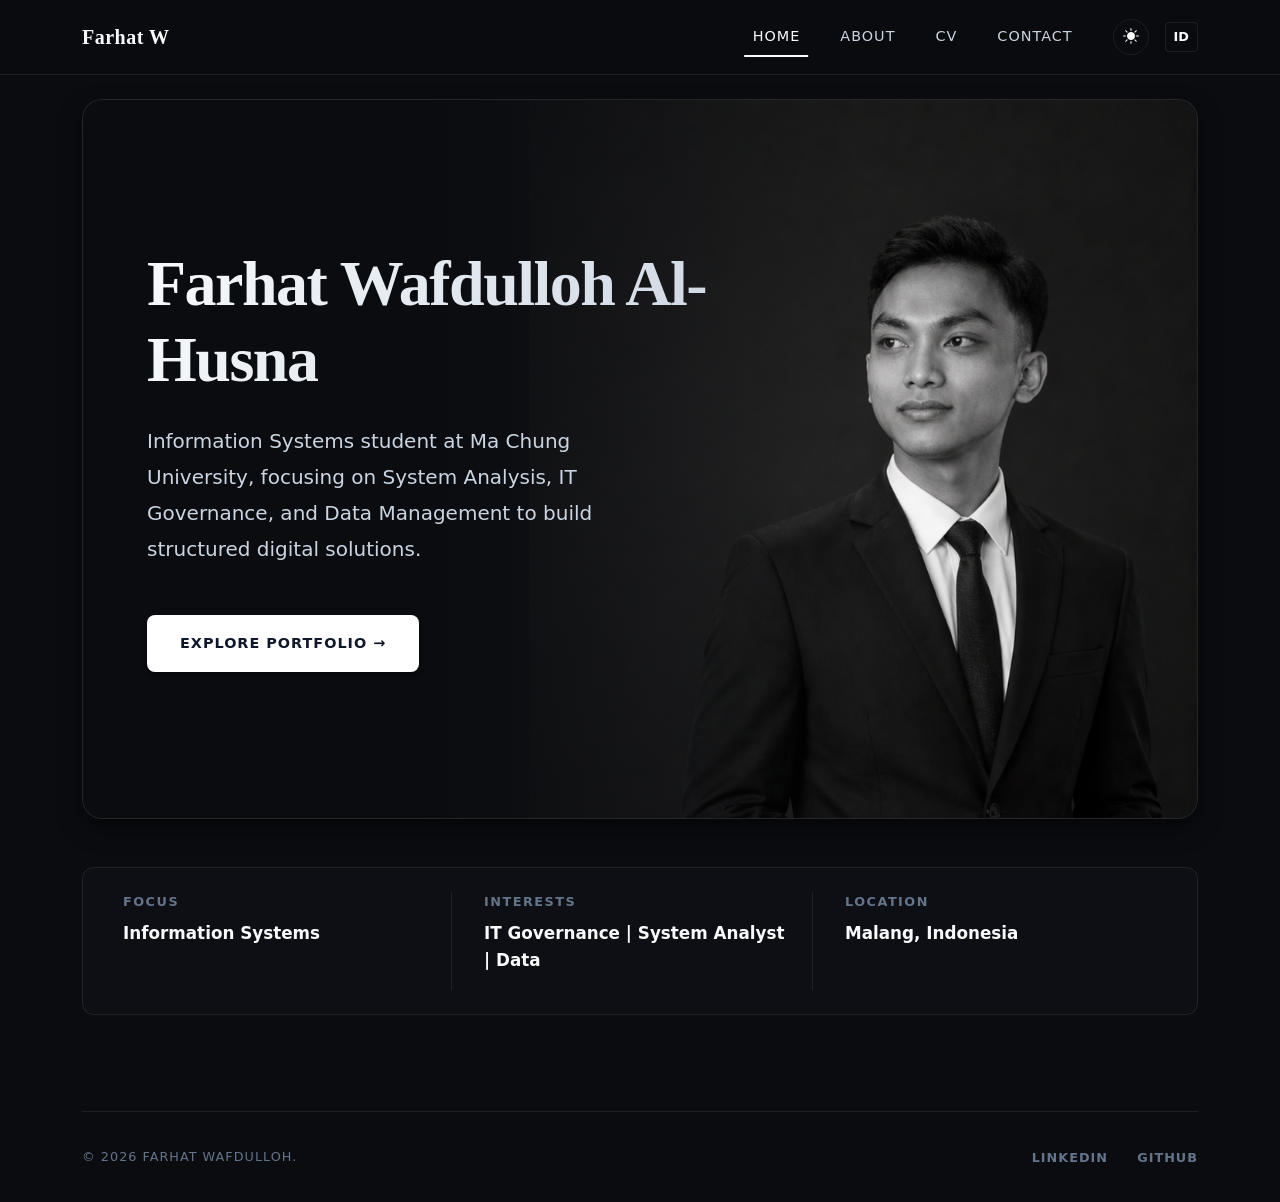
<file: index.html>
<!DOCTYPE html>
<html lang="en">
<head>
    <meta charset="UTF-8">
    <meta name="viewport" content="width=device-width, initial-scale=1.0">
    <title>Farhat Wafdulloh | Personal Website</title>
    <link rel="icon" type="image/png" href="foto/llogo.png">
    
    <!-- Fonts -->
    <link rel="preconnect" href="https://fonts.googleapis.com">
    <link rel="preconnect" href="https://fonts.gstatic.com" crossorigin>
    
    <!-- Bootstrap CSS -->
    <link href="https://cdn.jsdelivr.net/npm/bootstrap@5.3.0/dist/css/bootstrap.min.css" rel="stylesheet">
    <!-- Bootstrap Icons -->
    <link rel="stylesheet" href="https://cdn.jsdelivr.net/npm/bootstrap-icons@1.11.1/font/bootstrap-icons.css">
    
    <!-- Custom CSS -->
    <link rel="stylesheet" href="main.css">
</head>
<body>

    <!-- NAVBAR -->
    <nav class="navbar navbar-expand-lg sticky-top">
        <div class="container">
            <a class="navbar-brand" href="index.html">Farhat W</a>
            
            <div class="d-flex align-items-center d-lg-none gap-3">
                <div class="nav-actions">
                    <button class="btn-icon" id="theme-toggle-mobile" aria-label="Toggle Theme">
                        <i id="theme-icon-mobile" class="bi bi-moon-fill"></i>
                    </button>
                    <div class="lang-switch" id="lang-toggle-mobile">ID</div>
                </div>
                <button class="navbar-toggler" type="button" data-bs-toggle="collapse" data-bs-target="#navbarNav" aria-controls="navbarNav" aria-expanded="false" aria-label="Toggle navigation">
                    <span class="navbar-toggler-icon"></span>
                </button>
            </div>

            <div class="collapse navbar-collapse justify-content-end" id="navbarNav">
                <ul class="navbar-nav gap-4 align-items-lg-center">
                    <li class="nav-item">
                        <a class="nav-link active" href="index.html" data-i18n="nav.home">Home</a>
                    </li>
                    <li class="nav-item">
                        <a class="nav-link" href="about.html" data-i18n="nav.about">About</a>
                    </li>
                    <li class="nav-item">
                        <a class="nav-link" href="cv.html" data-i18n="nav.cv">CV</a>
                    </li>
                    <li class="nav-item">
                        <a class="nav-link" href="contact.html" data-i18n="nav.contact">Contact</a>
                    </li>
                    <li class="nav-item d-none d-lg-flex align-items-center gap-3 ms-lg-2">
                        <button class="btn-icon" id="theme-toggle" aria-label="Toggle Theme">
                            <i id="theme-icon" class="bi bi-moon-fill"></i>
                        </button>
                        <div class="lang-switch" id="lang-toggle">ID</div>
                    </li>
                </ul>
            </div>
        </div>
    </nav>

    <!-- HERO SECTION -->
    <main class="container mt-4 mb-5 pb-5">
        <div class="hero-blended-card reveal-blur">
            <!-- Hero Image Background -->
            <img src="foto/fix_profile.png" alt="Farhat Wafdulloh Profile" class="hero-img">
            
            <!-- Gradient Overlay -->
            <div class="hero-overlay"></div>
            
            <!-- Content -->
            <div class="hero-content">
                <h1 class="hero-title reveal" style="transition-delay: 0.2s;" data-i18n="hero.title">Farhat Wafdulloh Al-Husna</h1>
                <p class="hero-desc reveal" style="transition-delay: 0.4s;" data-i18n="hero.desc">
                    Information Systems student at Ma Chung University, focusing on System Analysis, IT Governance, and Data Management to build structured digital solutions.
                </p>
                <div class="reveal" style="transition-delay: 0.6s;">
                    <a href="portfolio.html" class="btn-main" data-i18n="hero.cta">Explore Portfolio &rarr;</a>
                </div>
            </div>
        </div>

        <!-- INFO STATS -->
        <div class="row mt-5 reveal" style="transition-delay: 0.8s;">
            <div class="col-12">
                <div class="info-stats-container">
                    <div class="stat-item">
                        <p class="stat-label" data-i18n="stat.focus.label">FOCUS</p>
                        <p class="stat-value" data-i18n="stat.focus.value">Information Systems</p>
                    </div>
                    <div class="stat-item">
                        <p class="stat-label" data-i18n="stat.interests.label">INTERESTS</p>
                        <p class="stat-value" data-i18n="stat.interests.value">IT Governance | System Analyst | Data</p>
                    </div>
                    <div class="stat-item">
                        <p class="stat-label" data-i18n="stat.location.label">LOCATION</p>
                        <p class="stat-value" data-i18n="stat.location.value">Malang, Indonesia</p>
                    </div>
                </div>
            </div>
        </div>
    </main>

    <!-- FOOTER -->
    <footer class="container mt-5">
        <div class="footer-container reveal">
            <span class="copyright" data-i18n="footer.copy">&copy; 2026 FARHAT WAFDULLOH.</span>
            <div class="footer-links">
                <a href="https://www.linkedin.com/in/farhat-wafdulloh-b37037335" target="_blank" rel="noopener noreferrer">LINKEDIN</a>
                <a href="https://github.com/farhtwfdlloh" target="_blank" rel="noopener noreferrer">GITHUB</a>
            </div>
        </div>
    </footer>

    <!-- Scripts -->
    <script src="https://cdn.jsdelivr.net/npm/bootstrap@5.3.0/dist/js/bootstrap.bundle.min.js"></script>
    <script src="translations.js"></script>
    <script src="script.js"></script>
    
    <!-- Handle Mobile Toggles explicitly in script since we have two pairs of buttons -->
    <script>
        document.addEventListener('DOMContentLoaded', () => {
            const themeToggleMobile = document.getElementById('theme-toggle-mobile');
            const langToggleMobile = document.getElementById('lang-toggle-mobile');
            const themeToggleDesktop = document.getElementById('theme-toggle');
            const langToggleDesktop = document.getElementById('lang-toggle');
            
            if(themeToggleMobile && themeToggleDesktop) {
                themeToggleMobile.addEventListener('click', () => themeToggleDesktop.click());
            }
            if(langToggleMobile && langToggleDesktop) {
                langToggleMobile.addEventListener('click', () => langToggleDesktop.click());
                
                // Sync display
                setInterval(() => {
                    langToggleMobile.textContent = langToggleDesktop.textContent;
                    const iconMobile = document.getElementById('theme-icon-mobile');
                    const iconDesktop = document.getElementById('theme-icon');
                    if(iconMobile && iconDesktop) {
                        iconMobile.className = iconDesktop.className;
                    }
                }, 100);
            }
        });
    </script>
</body>
</html>
</file>
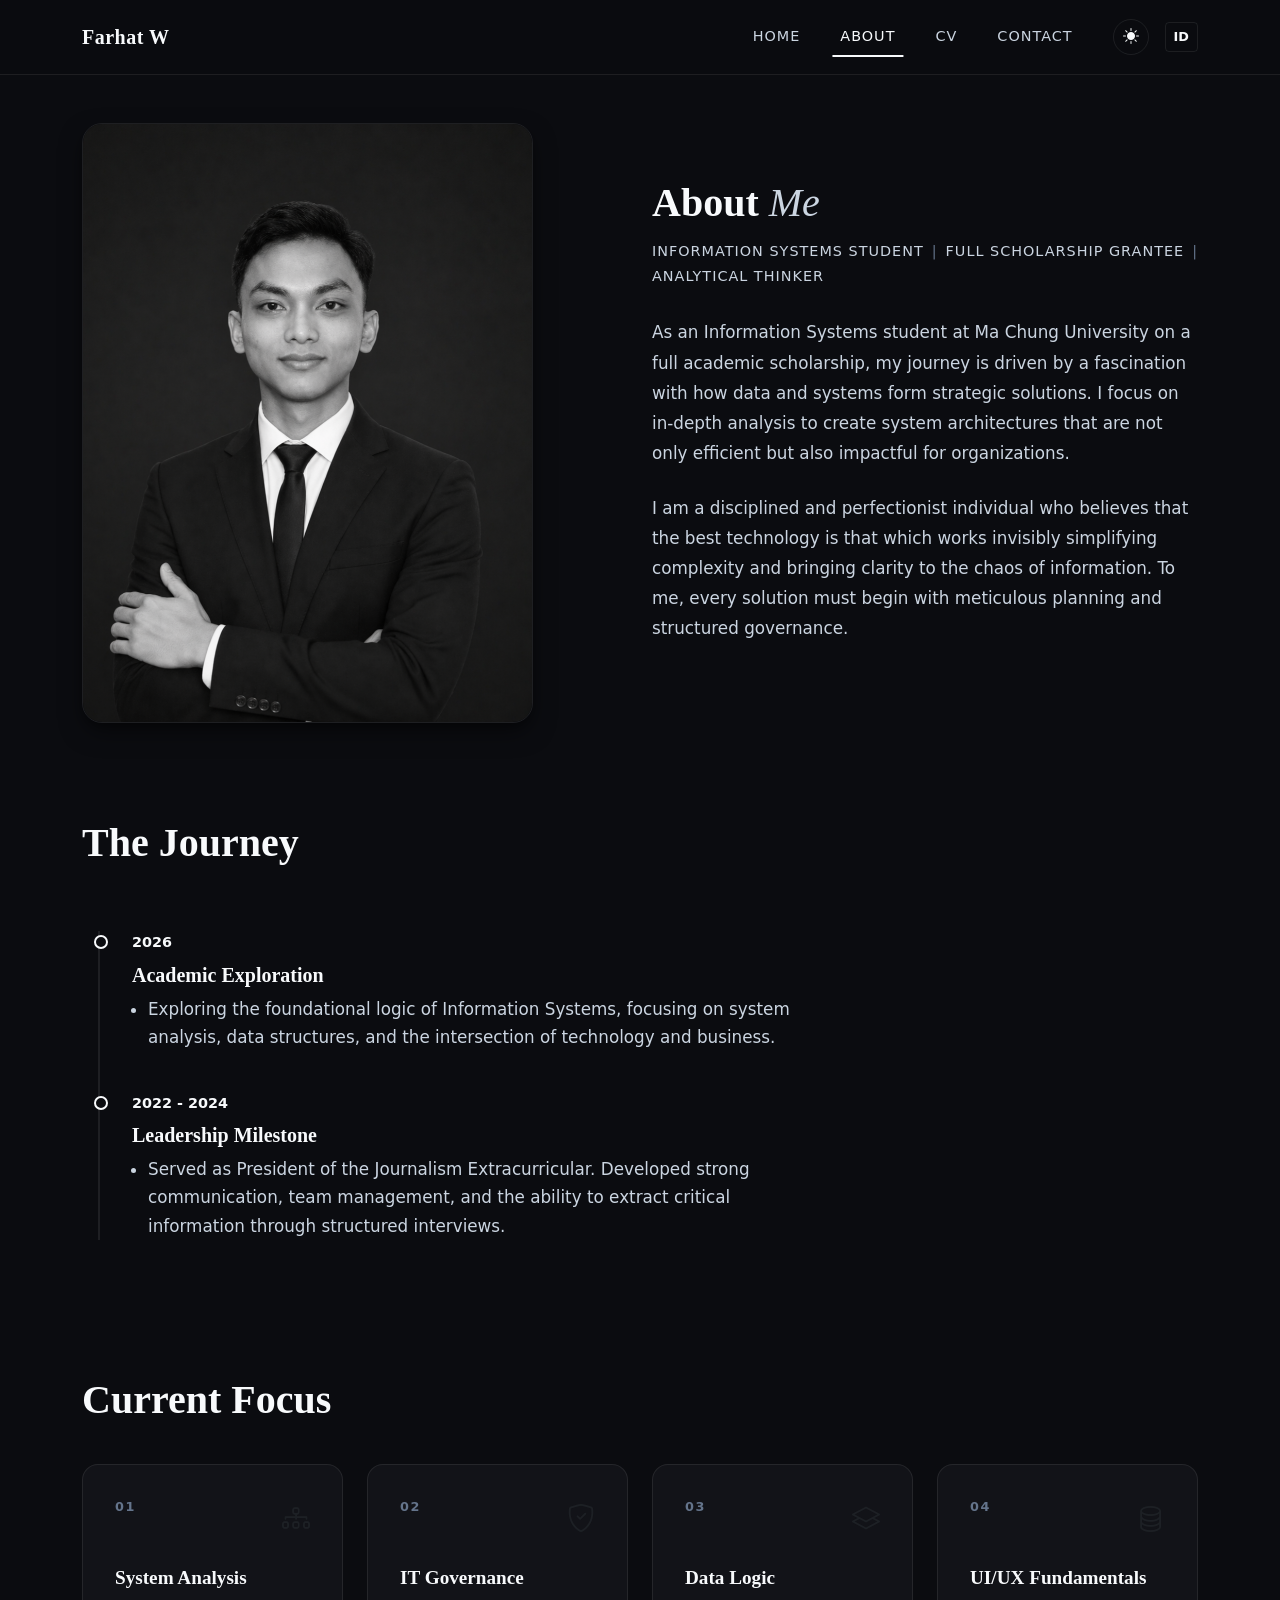
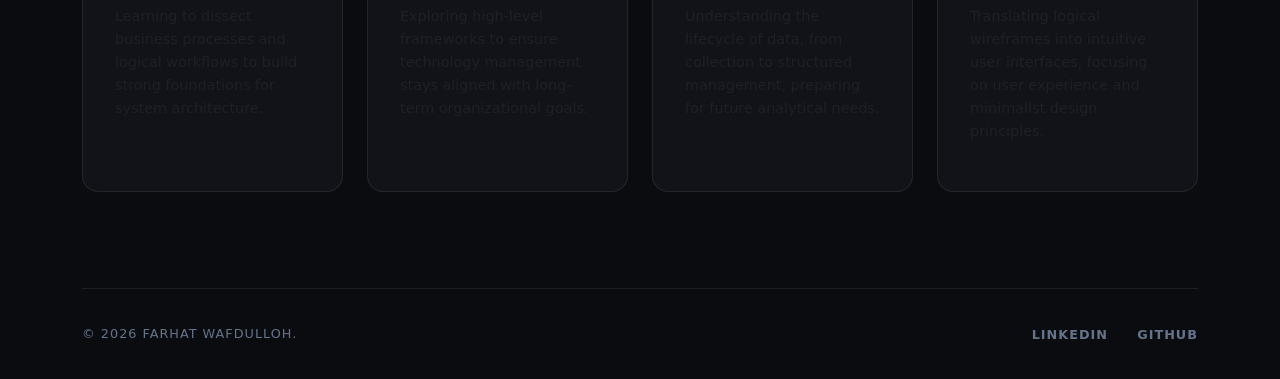
<file: about.html>
<!DOCTYPE html>
<html lang="en">
<head>
    <meta charset="UTF-8">
    <meta name="viewport" content="width=device-width, initial-scale=1.0">
    <title>About - Farhat Wafdulloh</title>
    <link rel="icon" type="image/png" href="foto/llogo.png">
    
    <!-- Fonts -->
    <link rel="preconnect" href="https://fonts.googleapis.com">
    <link rel="preconnect" href="https://fonts.gstatic.com" crossorigin>
    
    <!-- Bootstrap CSS -->
    <link href="https://cdn.jsdelivr.net/npm/bootstrap@5.3.0/dist/css/bootstrap.min.css" rel="stylesheet">
    <!-- Bootstrap Icons -->
    <link rel="stylesheet" href="https://cdn.jsdelivr.net/npm/bootstrap-icons@1.11.1/font/bootstrap-icons.css">
    
    <!-- Custom CSS -->
    <link rel="stylesheet" href="main.css">
</head>
<body>

    <!-- NAVBAR -->
    <nav class="navbar navbar-expand-lg sticky-top">
        <div class="container">
            <a class="navbar-brand" href="index.html">Farhat W</a>
            
            <div class="d-flex align-items-center d-lg-none gap-3">
                <div class="nav-actions">
                    <button class="btn-icon" id="theme-toggle-mobile" aria-label="Toggle Theme">
                        <i id="theme-icon-mobile" class="bi bi-moon-fill"></i>
                    </button>
                    <div class="lang-switch" id="lang-toggle-mobile">ID</div>
                </div>
                <button class="navbar-toggler" type="button" data-bs-toggle="collapse" data-bs-target="#navbarNav" aria-controls="navbarNav" aria-expanded="false" aria-label="Toggle navigation">
                    <span class="navbar-toggler-icon"></span>
                </button>
            </div>

            <div class="collapse navbar-collapse justify-content-end" id="navbarNav">
                <ul class="navbar-nav gap-4 align-items-lg-center">
                    <li class="nav-item">
                        <a class="nav-link" href="index.html" data-i18n="nav.home">Home</a>
                    </li>
                    <li class="nav-item">
                        <a class="nav-link active" href="about.html" data-i18n="nav.about">About</a>
                    </li>
                    <li class="nav-item">
                        <a class="nav-link" href="cv.html" data-i18n="nav.cv">CV</a>
                    </li>
                    <li class="nav-item">
                        <a class="nav-link" href="contact.html" data-i18n="nav.contact">Contact</a>
                    </li>
                    <li class="nav-item d-none d-lg-flex align-items-center gap-3 ms-lg-2">
                        <button class="btn-icon" id="theme-toggle" aria-label="Toggle Theme">
                            <i id="theme-icon" class="bi bi-moon-fill"></i>
                        </button>
                        <div class="lang-switch" id="lang-toggle">ID</div>
                    </li>
                </ul>
            </div>
        </div>
    </nav>

    <main class="container mt-4 mb-5 pb-5">
        <!-- EDITORIAL ABOUT SECTION -->
        <div class="row align-items-center mt-5 mb-5 pb-5 reveal">
            <div class="col-lg-5 mb-5 mb-lg-0">
                <div class="editorial-img-container reveal-blur">
                    <img src="foto/2_cv.PNG" alt="Farhat Wafdulloh" class="editorial-img">
                </div>
            </div>
            <div class="col-lg-6 offset-lg-1">
                <h1 class="editorial-title reveal" style="transition-delay: 0.1s;" data-i18n="about.title">About <em>Me</em></h1>
                <h2 class="editorial-subtitle reveal" style="transition-delay: 0.2s;">
                    <span data-i18n="about.subtitle.1">Information Systems Student</span>
                    <span class="divider">|</span>
                    <span data-i18n="about.subtitle.2">Full Scholarship Grantee</span>
                    <span class="divider">|</span>
                    <span data-i18n="about.subtitle.3">Analytical Thinker</span>
                </h2>
                <div class="editorial-text reveal" style="transition-delay: 0.3s;">
                    <p data-i18n="about.p1">As an Information Systems student at Ma Chung University on a full academic scholarship, my journey is driven by a fascination with how data and systems form strategic solutions. I focus on in-depth analysis to create system architectures that are not only efficient but also impactful for organizations.</p>
                    <p data-i18n="about.p2">I am a disciplined and perfectionist individual who believes that the best technology is that which works invisibly simplifying complexity and bringing clarity to the chaos of information. To me, every solution must begin with meticulous planning and structured governance.</p>
                </div>
            </div>
        </div>

        <!-- TIMELINE SECTION -->
        <div class="row mb-5 pb-5">
            <div class="col-12 mb-5 reveal">
                <h2 class="editorial-title" data-i18n="about.journey">The Journey</h2>
            </div>
            <div class="col-lg-8">
                <div class="timeline-custom">
                    <!-- Event 1 -->
                    <div class="timeline-row reveal" style="transition-delay: 0.1s;">
                        <div class="timeline-year" data-i18n="about.timeline.year1">2026</div>
                        <div class="timeline-content">
                            <h4 data-i18n="about.timeline.title1">Academic Exploration</h4>
                            <ul class="timeline-list">
                                <li data-i18n="about.timeline.desc1">Exploring the foundational logic of Information Systems, focusing on system analysis, data structures, and the intersection of technology and business.</li>
                            </ul>
                        </div>
                    </div>
                    <!-- Event 2 -->
                    <div class="timeline-row reveal" style="transition-delay: 0.2s;">
                        <div class="timeline-year" data-i18n="about.timeline.year2">2022 - 2024</div>
                        <div class="timeline-content">
                            <h4 data-i18n="about.timeline.title2">Leadership Milestone</h4>
                            <ul class="timeline-list">
                                <li data-i18n="about.timeline.desc2">Served as President of the Journalism Extracurricular. Developed strong communication, team management, and the ability to extract critical information through structured interviews.</li>
                            </ul>
                        </div>
                    </div>
                </div>
            </div>
        </div>

        <!-- FOCUS AREAS -->
        <div class="row mt-5 mb-4 reveal">
            <h2 class="editorial-title" data-i18n="about.focus">Current Focus</h2>
        </div>
        <div class="row g-4">
            <!-- Focus 1 -->
            <div class="col-md-6 col-lg-3 reveal" style="transition-delay: 0.1s;">
                <div class="skill-box">
                    <div class="d-flex justify-content-between mb-4">
                        <span class="stat-label">01</span>
                        <i class="bi bi-diagram-3 fs-3 text-muted icon-outline"></i>
                        <i class="bi bi-diagram-3-fill fs-3 icon-fill" style="color: var(--text-primary)"></i>
                    </div>
                    <h4 class="mb-3" style="font-size: 1.2rem; font-weight: 700;" data-i18n="about.focus.1.title">System Analysis</h4>
                    <p class="text-muted" style="font-size: 0.9rem;" data-i18n="about.focus.1.desc">Learning to dissect business processes and logical workflows to build strong foundations for system architecture.</p>
                </div>
            </div>
            <!-- Focus 2 -->
            <div class="col-md-6 col-lg-3 reveal" style="transition-delay: 0.2s;">
                <div class="skill-box">
                    <div class="d-flex justify-content-between mb-4">
                        <span class="stat-label">02</span>
                        <i class="bi bi-shield-check fs-3 text-muted icon-outline"></i>
                        <i class="bi bi-shield-fill-check fs-3 icon-fill" style="color: var(--text-primary)"></i>
                    </div>
                    <h4 class="mb-3" style="font-size: 1.2rem; font-weight: 700;" data-i18n="about.focus.2.title">IT Governance</h4>
                    <p class="text-muted" style="font-size: 0.9rem;" data-i18n="about.focus.2.desc">Exploring high-level frameworks to ensure technology management stays aligned with long-term organizational goals.</p>
                </div>
            </div>
            <!-- Focus 3 -->
            <div class="col-md-6 col-lg-3 reveal" style="transition-delay: 0.3s;">
                <div class="skill-box">
                    <div class="d-flex justify-content-between mb-4">
                        <span class="stat-label">03</span>
                        <i class="bi bi-layers fs-3 text-muted icon-outline"></i>
                        <i class="bi bi-layers-fill fs-3 icon-fill" style="color: var(--text-primary)"></i>
                    </div>
                    <h4 class="mb-3" style="font-size: 1.2rem; font-weight: 700;" data-i18n="about.focus.3.title">Data Logic</h4>
                    <p class="text-muted" style="font-size: 0.9rem;" data-i18n="about.focus.3.desc">Understanding the lifecycle of data, from collection to structured management, preparing for future analytical needs.</p>
                </div>
            </div>
            <!-- Focus 4 -->
            <div class="col-md-6 col-lg-3 reveal" style="transition-delay: 0.4s;">
                <div class="skill-box">
                    <div class="d-flex justify-content-between mb-4">
                        <span class="stat-label">04</span>
                        <i class="bi bi-database fs-3 text-muted icon-outline"></i>
                        <i class="bi bi-database-fill fs-3 icon-fill" style="color: var(--text-primary)"></i>
                    </div>
                    <h4 class="mb-3" style="font-size: 1.2rem; font-weight: 700;" data-i18n="about.focus.4.title">UI/UX Fundamentals</h4>
                    <p class="text-muted" style="font-size: 0.9rem;" data-i18n="about.focus.4.desc">Translating logical wireframes into intuitive user interfaces, focusing on user experience and minimalist design principles.</p>
                </div>
            </div>
        </div>
    </main>

    <!-- FOOTER -->
    <footer class="container mt-5">
        <div class="footer-container reveal">
            <span class="copyright" data-i18n="footer.copy">&copy; 2026 FARHAT WAFDULLOH.</span>
            <div class="footer-links">
                <a href="https://www.linkedin.com/in/farhat-wafdulloh-b37037335" target="_blank" rel="noopener noreferrer">LINKEDIN</a>
                <a href="https://github.com/farhtwfdlloh" target="_blank" rel="noopener noreferrer">GITHUB</a>
            </div>
        </div>
    </footer>

    <!-- Scripts -->
    <script src="https://cdn.jsdelivr.net/npm/bootstrap@5.3.0/dist/js/bootstrap.bundle.min.js"></script>
    <script src="translations.js"></script>
    <script src="script.js"></script>
    
    <script>
        document.addEventListener('DOMContentLoaded', () => {
            const themeToggleMobile = document.getElementById('theme-toggle-mobile');
            const langToggleMobile = document.getElementById('lang-toggle-mobile');
            const themeToggleDesktop = document.getElementById('theme-toggle');
            const langToggleDesktop = document.getElementById('lang-toggle');
            
            if(themeToggleMobile && themeToggleDesktop) {
                themeToggleMobile.addEventListener('click', () => themeToggleDesktop.click());
            }
            if(langToggleMobile && langToggleDesktop) {
                langToggleMobile.addEventListener('click', () => langToggleDesktop.click());
                
                setInterval(() => {
                    langToggleMobile.textContent = langToggleDesktop.textContent;
                    const iconMobile = document.getElementById('theme-icon-mobile');
                    const iconDesktop = document.getElementById('theme-icon');
                    if(iconMobile && iconDesktop) {
                        iconMobile.className = iconDesktop.className;
                    }
                }, 100);
            }
        });
    </script>
</body>
</html>
</file>
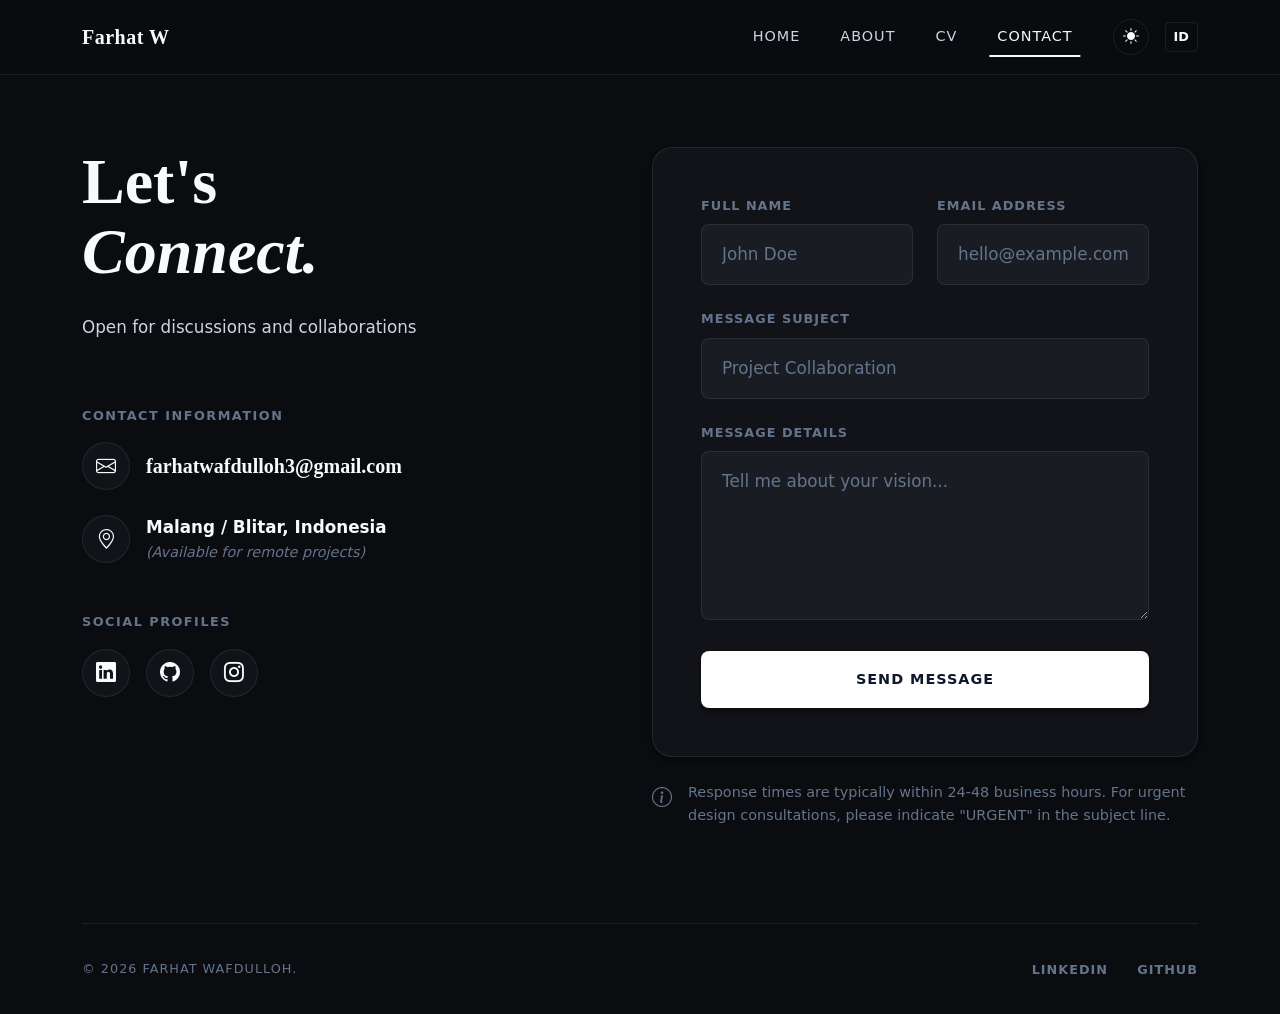
<file: contact.html>
<!DOCTYPE html>
<html lang="en">
<head>
    <meta charset="UTF-8">
    <meta name="viewport" content="width=device-width, initial-scale=1.0">
    <title>Contact - Farhat Wafdulloh</title>
    <link rel="icon" type="image/png" href="foto/llogo.png">
    
    <!-- Fonts -->
    <link rel="preconnect" href="https://fonts.googleapis.com">
    <link rel="preconnect" href="https://fonts.gstatic.com" crossorigin>
    
    <!-- Bootstrap CSS -->
    <link href="https://cdn.jsdelivr.net/npm/bootstrap@5.3.0/dist/css/bootstrap.min.css" rel="stylesheet">
    <!-- Bootstrap Icons -->
    <link rel="stylesheet" href="https://cdn.jsdelivr.net/npm/bootstrap-icons@1.11.1/font/bootstrap-icons.css">
    
    <!-- Custom CSS -->
    <link rel="stylesheet" href="main.css">
</head>
<body>

    <!-- NAVBAR -->
    <nav class="navbar navbar-expand-lg sticky-top">
        <div class="container">
            <a class="navbar-brand" href="index.html">Farhat W</a>
            
            <div class="d-flex align-items-center d-lg-none gap-3">
                <div class="nav-actions">
                    <button class="btn-icon" id="theme-toggle-mobile" aria-label="Toggle Theme">
                        <i id="theme-icon-mobile" class="bi bi-moon-fill"></i>
                    </button>
                    <div class="lang-switch" id="lang-toggle-mobile">ID</div>
                </div>
                <button class="navbar-toggler" type="button" data-bs-toggle="collapse" data-bs-target="#navbarNav" aria-controls="navbarNav" aria-expanded="false" aria-label="Toggle navigation">
                    <span class="navbar-toggler-icon"></span>
                </button>
            </div>

            <div class="collapse navbar-collapse justify-content-end" id="navbarNav">
                <ul class="navbar-nav gap-4 align-items-lg-center">
                    <li class="nav-item">
                        <a class="nav-link" href="index.html" data-i18n="nav.home">Home</a>
                    </li>
                    <li class="nav-item">
                        <a class="nav-link" href="about.html" data-i18n="nav.about">About</a>
                    </li>
                    <li class="nav-item">
                        <a class="nav-link" href="cv.html" data-i18n="nav.cv">CV</a>
                    </li>
                    <li class="nav-item">
                        <a class="nav-link active" href="contact.html" data-i18n="nav.contact">Contact</a>
                    </li>
                    <li class="nav-item d-none d-lg-flex align-items-center gap-3 ms-lg-2">
                        <button class="btn-icon" id="theme-toggle" aria-label="Toggle Theme">
                            <i id="theme-icon" class="bi bi-moon-fill"></i>
                        </button>
                        <div class="lang-switch" id="lang-toggle">ID</div>
                    </li>
                </ul>
            </div>
        </div>
    </nav>

    <main class="container mt-5 pt-4 mb-5 pb-5">
        <div class="row">
            <!-- CONTACT INFO -->
            <div class="col-lg-5 pe-lg-5 mb-5 reveal" style="transition-delay: 0.1s;">
                <h1 class="contact-title" data-i18n="contact.title">Let's<br><em>Connect.</em></h1>
                <p class="editorial-text mt-4" data-i18n="contact.desc">
                    Open for discussions and collaborations
                </p>

                <div class="mt-5 pt-3">
                    <p class="stat-label mb-3" data-i18n="contact.info">CONTACT INFORMATION</p>
                    
                    <div class="d-flex align-items-center mb-4">
                        <div class="social-link-item me-3" style="flex-shrink: 0;">
                            <i class="bi bi-envelope fs-5"></i>
                        </div>
                        <a href="mailto:farhatwafdulloh3@gmail.com" class="text-decoration-none" style="color: var(--text-primary); transition: color 0.3s;" onmouseover="this.style.color='var(--text-secondary)'" onmouseout="this.style.color='var(--text-primary)'">
                            <h4 class="mb-0" style="font-size: var(--text-lg); font-weight: 700; word-break: break-all;">
                                farhatwafdulloh3@gmail.com
                            </h4>
                        </a>
                    </div>
                    
                    <div class="d-flex align-items-center mb-4">
                        <div class="social-link-item me-3" style="flex-shrink: 0;">
                            <i class="bi bi-geo-alt fs-5"></i>
                        </div>
                        <div>
                            <p class="mb-0" style="font-size: var(--text-base); font-weight: 600; color: var(--text-primary);" data-i18n="contact.loc.1">Malang / Blitar, Indonesia</p>
                            <p class="mb-0" style="font-size: var(--text-sm); font-style: italic; color: var(--text-muted);" data-i18n="contact.loc.2">(Available for remote projects)</p>
                        </div>
                    </div>
                </div>

                <div class="mt-5">
                    <p class="stat-label mb-3" data-i18n="contact.social">SOCIAL PROFILES</p>
                    <div class="d-flex gap-3">
                        <a href="https://www.linkedin.com/in/farhat-wafdulloh-b37037335" target="_blank" class="social-link-item text-decoration-none">
                            <i class="bi bi-linkedin fs-5"></i>
                        </a>
                        <a href="https://github.com/farhtwfdlloh" target="_blank" class="social-link-item text-decoration-none">
                            <i class="bi bi-github fs-5"></i>
                        </a>
                        <a href="https://www.instagram.com/farrhttt?utm_source=qr" target="_blank" class="social-link-item text-decoration-none">
                            <i class="bi bi-instagram fs-5"></i>
                        </a>
                    </div>
                </div>
            </div>

            <!-- CONTACT FORM -->
            <div class="col-lg-6 offset-lg-1 reveal" style="transition-delay: 0.2s;">
                <div class="contact-card">
                    <form id="contact-form">
                        <div class="row g-4 mb-4">
                            <div class="col-md-6">
                                <label class="input-label" data-i18n="contact.form.name">FULL NAME</label>
                                <input type="text" class="form-control-custom" data-i18n="contact.form.name.ph" placeholder="John Doe" required>
                            </div>
                            <div class="col-md-6">
                                <label class="input-label" data-i18n="contact.form.email">EMAIL ADDRESS</label>
                                <input type="email" class="form-control-custom" data-i18n="contact.form.email.ph" placeholder="hello@example.com" required>
                            </div>
                        </div>
                        
                        <div class="mb-4">
                            <label class="input-label" data-i18n="contact.form.subject">MESSAGE SUBJECT</label>
                            <input type="text" class="form-control-custom" data-i18n="contact.form.subject.ph" placeholder="Project Collaboration" required>
                        </div>
                        
                        <div class="mb-4">
                            <label class="input-label" data-i18n="contact.form.msg">MESSAGE DETAILS</label>
                            <textarea class="form-control-custom" rows="5" data-i18n="contact.form.msg.ph" placeholder="Tell me about your vision..." required></textarea>
                        </div>
                        
                        <div class="mt-4">
                            <button type="submit" class="btn-main w-100" id="submit-btn" data-i18n="contact.form.btn">SEND MESSAGE</button>
                        </div>
                        
                        <div id="form-status"></div>
                    </form>
                </div>

                <div class="mt-4 d-flex align-items-start reveal" style="transition-delay: 0.3s;">
                    <i class="bi bi-info-circle fs-5 me-3" style="color: var(--text-muted);"></i>
                    <p class="mb-0" style="font-size: var(--text-sm); line-height: 1.6; color: var(--text-muted);" data-i18n="contact.form.info">
                        Response times are typically within 24-48 business hours. For urgent design consultations, please indicate "URGENT" in the subject line.
                    </p>
                </div>
            </div>
        </div>
    </main>

    <!-- FOOTER -->
    <footer class="container mt-5">
        <div class="footer-container reveal">
            <span class="copyright" data-i18n="footer.copy">&copy; 2026 FARHAT WAFDULLOH.</span>
            <div class="footer-links">
                <a href="https://www.linkedin.com/in/farhat-wafdulloh-b37037335" target="_blank" rel="noopener noreferrer">LINKEDIN</a>
                <a href="https://github.com/farhtwfdlloh" target="_blank" rel="noopener noreferrer">GITHUB</a>
            </div>
        </div>
    </footer>

    <!-- Scripts -->
    <script src="https://cdn.jsdelivr.net/npm/bootstrap@5.3.0/dist/js/bootstrap.bundle.min.js"></script>
    <script src="translations.js"></script>
    <script src="script.js"></script>
    
    <script>
        document.addEventListener('DOMContentLoaded', () => {
            const themeToggleMobile = document.getElementById('theme-toggle-mobile');
            const langToggleMobile = document.getElementById('lang-toggle-mobile');
            const themeToggleDesktop = document.getElementById('theme-toggle');
            const langToggleDesktop = document.getElementById('lang-toggle');
            
            if(themeToggleMobile && themeToggleDesktop) {
                themeToggleMobile.addEventListener('click', () => themeToggleDesktop.click());
            }
            if(langToggleMobile && langToggleDesktop) {
                langToggleMobile.addEventListener('click', () => langToggleDesktop.click());
                
                setInterval(() => {
                    langToggleMobile.textContent = langToggleDesktop.textContent;
                    const iconMobile = document.getElementById('theme-icon-mobile');
                    const iconDesktop = document.getElementById('theme-icon');
                    if(iconMobile && iconDesktop) {
                        iconMobile.className = iconDesktop.className;
                    }
                }, 100);
            }
        });
    </script>
</body>
</html>
</file>
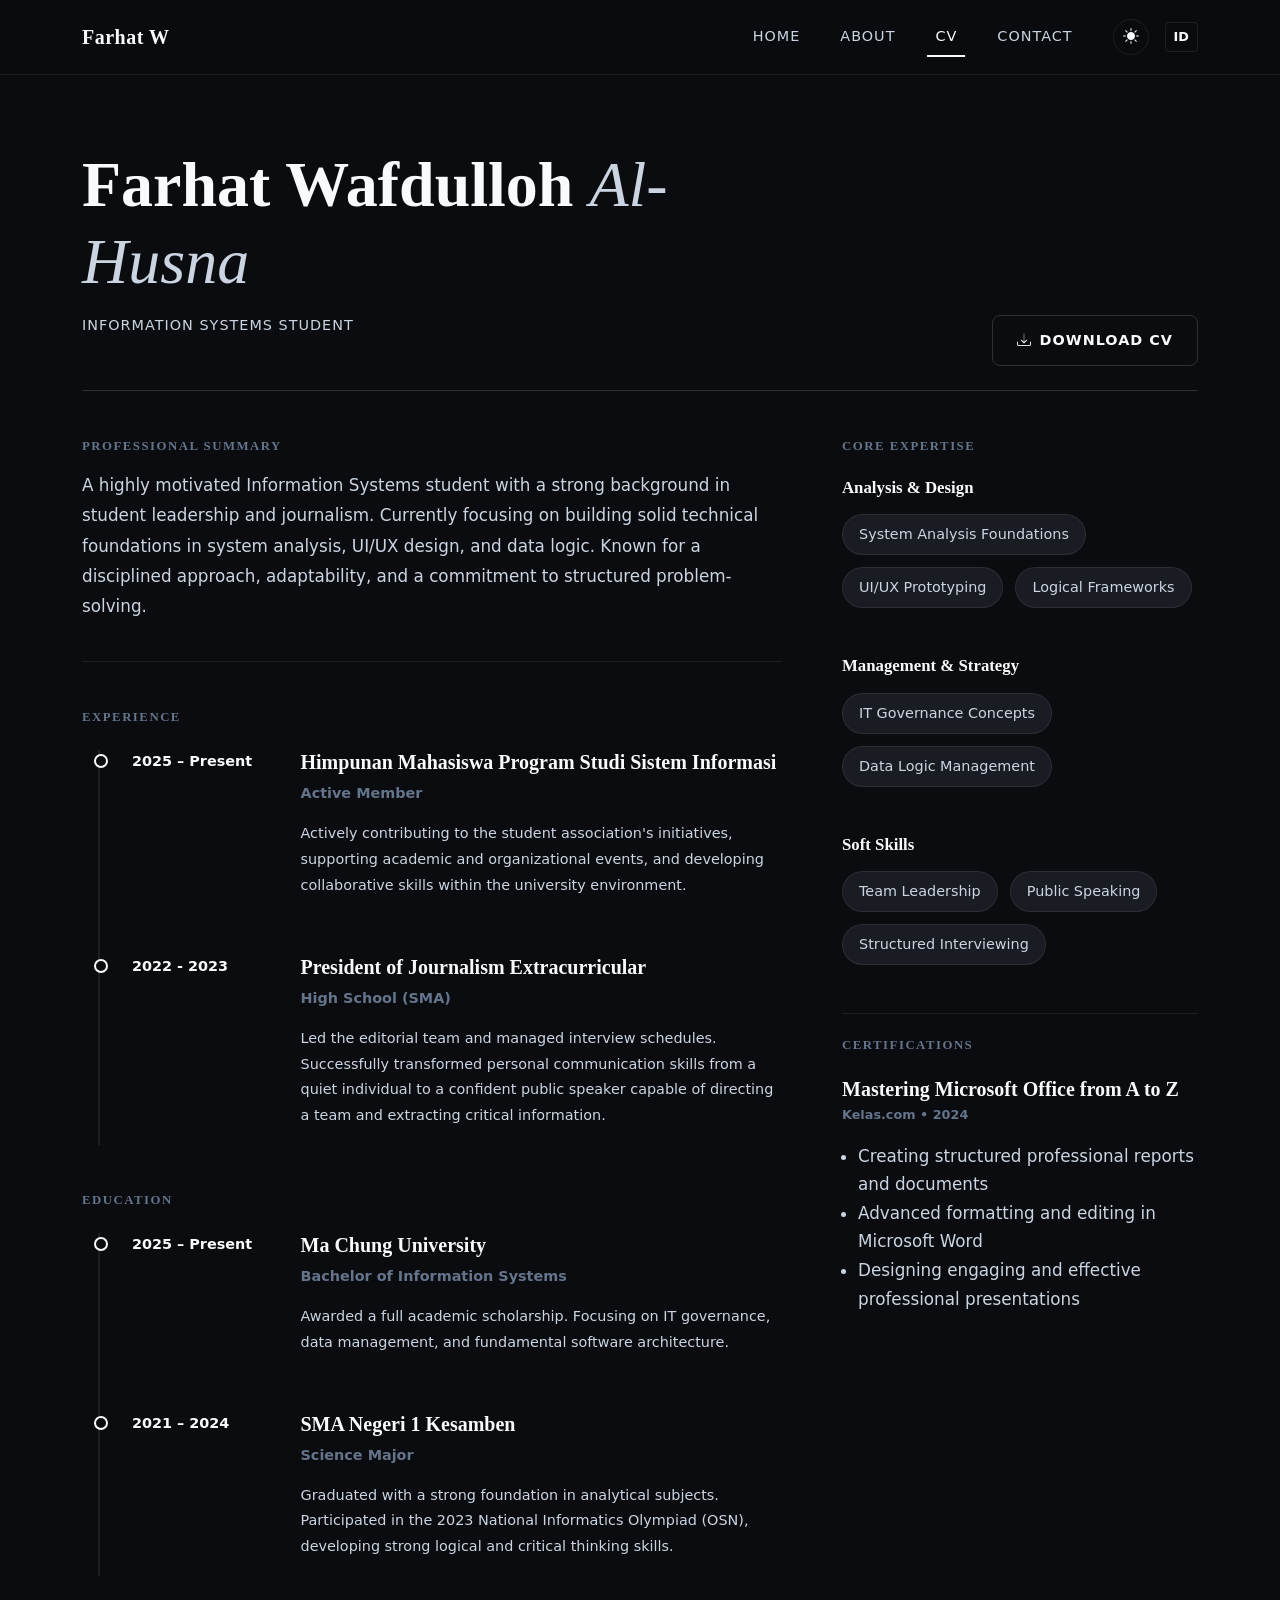
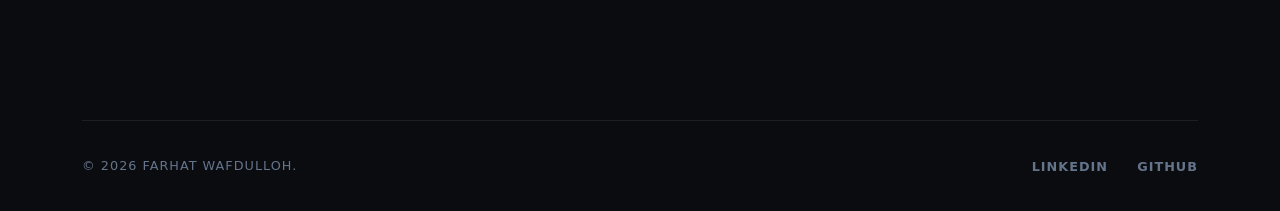
<file: cv.html>
<!DOCTYPE html>
<html lang="en">
<head>
    <meta charset="UTF-8">
    <meta name="viewport" content="width=device-width, initial-scale=1.0">
    <title>CV - Farhat Wafdulloh</title>
    <link rel="icon" type="image/png" href="foto/llogo.png">
    
    <!-- Fonts -->
    <link rel="preconnect" href="https://fonts.googleapis.com">
    <link rel="preconnect" href="https://fonts.gstatic.com" crossorigin>
    
    <!-- Bootstrap CSS -->
    <link href="https://cdn.jsdelivr.net/npm/bootstrap@5.3.0/dist/css/bootstrap.min.css" rel="stylesheet">
    <!-- Bootstrap Icons -->
    <link rel="stylesheet" href="https://cdn.jsdelivr.net/npm/bootstrap-icons@1.11.1/font/bootstrap-icons.css">
    
    <!-- Custom CSS -->
    <link rel="stylesheet" href="main.css">
</head>
<body>

    <!-- NAVBAR -->
    <nav class="navbar navbar-expand-lg sticky-top">
        <div class="container">
            <a class="navbar-brand" href="index.html">Farhat W</a>
            
            <div class="d-flex align-items-center d-lg-none gap-3">
                <div class="nav-actions">
                    <button class="btn-icon" id="theme-toggle-mobile" aria-label="Toggle Theme">
                        <i id="theme-icon-mobile" class="bi bi-moon-fill"></i>
                    </button>
                    <div class="lang-switch" id="lang-toggle-mobile">ID</div>
                </div>
                <button class="navbar-toggler" type="button" data-bs-toggle="collapse" data-bs-target="#navbarNav" aria-controls="navbarNav" aria-expanded="false" aria-label="Toggle navigation">
                    <span class="navbar-toggler-icon"></span>
                </button>
            </div>

            <div class="collapse navbar-collapse justify-content-end" id="navbarNav">
                <ul class="navbar-nav gap-4 align-items-lg-center">
                    <li class="nav-item">
                        <a class="nav-link" href="index.html" data-i18n="nav.home">Home</a>
                    </li>
                    <li class="nav-item">
                        <a class="nav-link" href="about.html" data-i18n="nav.about">About</a>
                    </li>
                    <li class="nav-item">
                        <a class="nav-link active" href="cv.html" data-i18n="nav.cv">CV</a>
                    </li>
                    <li class="nav-item">
                        <a class="nav-link" href="contact.html" data-i18n="nav.contact">Contact</a>
                    </li>
                    <li class="nav-item d-none d-lg-flex align-items-center gap-3 ms-lg-2">
                        <button class="btn-icon" id="theme-toggle" aria-label="Toggle Theme">
                            <i id="theme-icon" class="bi bi-moon-fill"></i>
                        </button>
                        <div class="lang-switch" id="lang-toggle">ID</div>
                    </li>
                </ul>
            </div>
        </div>
    </nav>

    <main class="container mt-5 pt-4 mb-5 pb-5">
        <!-- HEADER -->
        <div class="row align-items-end mb-4 reveal">
            <div class="col-md-8">
                <h1 class="editorial-title" style="font-size: var(--text-3xl);" data-i18n="cv.title">Farhat Wafdulloh <em>Al-Husna</em></h1>
                <h2 class="editorial-subtitle" data-i18n="cv.subtitle">Information Systems Student</h2>
            </div>
            <div class="col-md-4 text-md-end mt-4 mt-md-0">
                <a href="#" class="btn-outline" data-i18n="cv.download"><i class="bi bi-download me-2"></i> DOWNLOAD CV</a>
            </div>
        </div>
        
        <hr class="mb-5 reveal" style="border-color: var(--border-strong);">

        <div class="row">
            <div class="col-lg-8 pe-lg-5">
                <!-- PROFESSIONAL SUMMARY -->
                <div class="reveal mb-5 pb-4" style="border-bottom: 1px solid var(--border-color);">
                    <h6 class="stat-label mb-3" data-i18n="cv.summary.title">PROFESSIONAL SUMMARY</h6>
                    <p class="editorial-text" data-i18n="cv.summary.desc">
                        A highly motivated Information Systems student with a strong background in student leadership and journalism. Currently focusing on building solid technical foundations in system analysis, UI/UX design, and data logic. Known for a disciplined approach, adaptability, and a commitment to structured problem-solving.
                    </p>
                </div>

                <!-- EXPERIENCE -->
                <div class="reveal mb-5">
                    <h6 class="stat-label mb-4" data-i18n="cv.exp.title">EXPERIENCE</h6>
                    
                    <div class="timeline-custom">
                        <div class="timeline-row">
                            <div class="row">
                                <div class="col-md-3">
                                    <p class="timeline-year mb-md-0" data-i18n="cv.exp.1.date">2025 – Present</p>
                                </div>
                                <div class="col-md-9 timeline-content">
                                    <h4 data-i18n="cv.exp.1.title">Himpunan Mahasiswa Program Studi Sistem Informasi</h4>
                                    <p class="timeline-company" data-i18n="cv.exp.1.company">Active Member</p>
                                    <p class="editorial-text" style="font-size: var(--text-sm);" data-i18n="cv.exp.1.desc">Actively contributing to the student association's initiatives, supporting academic and organizational events, and developing collaborative skills within the university environment</p>
                                </div>
                            </div>
                        </div>

                        <div class="timeline-row">
                            <div class="row">
                                <div class="col-md-3">
                                    <p class="timeline-year mb-md-0" data-i18n="cv.exp.2.date">2022 - 2023</p>
                                </div>
                                <div class="col-md-9 timeline-content">
                                    <h4 data-i18n="cv.exp.2.title">President of Journalism Extracurricular</h4>
                                    <p class="timeline-company" data-i18n="cv.exp.2.company">High School (SMA)</p>
                                    <p class="editorial-text" style="font-size: var(--text-sm);" data-i18n="cv.exp.2.desc">Led the editorial team and managed interview schedules. Successfully transformed personal communication skills from a quiet individual to a confident public speaker capable of directing a team and extracting critical information</p>
                                </div>
                            </div>
                        </div>
                    </div>
                </div>

                <!-- EDUCATION -->
                <div class="reveal mb-5">
                    <h6 class="stat-label mb-4" data-i18n="cv.edu.title">EDUCATION</h6>
                    
                    <div class="timeline-custom">
                        <div class="timeline-row">
                            <div class="row">
                                <div class="col-md-3">
                                    <p class="timeline-year mb-md-0" data-i18n="cv.edu.1.date">2025 – Present</p>
                                </div>
                                <div class="col-md-9 timeline-content">
                                    <h4 data-i18n="cv.edu.1.title">Ma Chung University</h4>
                                    <p class="timeline-company" data-i18n="cv.edu.1.company">Bachelor of Information Systems</p>
                                    <p class="editorial-text" style="font-size: var(--text-sm);" data-i18n="cv.edu.1.desc">Awarded a full academic scholarship. Focusing on IT governance, data management, and fundamental software architecture</p>
                                </div>
                            </div>
                        </div>

                        <div class="timeline-row">
                            <div class="row">
                                <div class="col-md-3">
                                    <p class="timeline-year mb-md-0" data-i18n="cv.edu.2.date">2021 – 2024</p>
                                </div>
                                <div class="col-md-9 timeline-content">
                                    <h4 data-i18n="cv.edu.2.title">SMA Negeri 1 Kesamben</h4>
                                    <p class="timeline-company" data-i18n="cv.edu.2.company">Science Major</p>
                                    <p class="editorial-text" style="font-size: var(--text-sm);" data-i18n="cv.edu.2.desc">Graduated with a strong foundation in analytical subjects. Participated in the 2023 National Informatics Olympiad (OSN), developing strong logical and critical thinking skills.</p>
                                </div>
                            </div>
                        </div>
                    </div>
                </div>
            </div>

            <div class="col-lg-4 mt-5 mt-lg-0 reveal" style="transition-delay: 0.2s;">
                <!-- CORE EXPERTISE -->
                <h6 class="stat-label mb-4" data-i18n="cv.expertise.title">CORE EXPERTISE</h6>
                
                <div class="mb-5">
                    <h5 style="font-size: var(--text-base); margin-bottom: 1rem; color: var(--text-primary);" data-i18n="cv.expert.1">Analysis & Design</h5>
                    <div class="cv-badge-group">
                        <span class="cv-badge-box" data-i18n="cv.expert.1.badge.1">System Analysis Foundations</span>
                        <span class="cv-badge-box" data-i18n="cv.expert.1.badge.2">UI/UX Prototyping</span>
                        <span class="cv-badge-box" data-i18n="cv.expert.1.badge.3">Logical Frameworks</span>
                    </div>
                </div>
                
                <div class="mb-5">
                    <h5 style="font-size: var(--text-base); margin-bottom: 1rem; color: var(--text-primary);" data-i18n="cv.expert.2">Management & Strategy</h5>
                    <div class="cv-badge-group">
                        <span class="cv-badge-box" data-i18n="cv.expert.2.badge.1">IT Governance Concepts</span>
                        <span class="cv-badge-box" data-i18n="cv.expert.2.badge.2">Data Logic Management</span>
                    </div>
                </div>
                
                <div class="mb-5">
                    <h5 style="font-size: var(--text-base); margin-bottom: 1rem; color: var(--text-primary);" data-i18n="cv.expert.3">Soft Skills</h5>
                    <div class="cv-badge-group">
                        <span class="cv-badge-box" data-i18n="cv.expert.3.badge.1">Team Leadership</span>
                        <span class="cv-badge-box" data-i18n="cv.expert.3.badge.2">Public Speaking</span>
                        <span class="cv-badge-box" data-i18n="cv.expert.3.badge.3">Structured Interviewing</span>
                    </div>
                </div>

                <!-- CERTIFICATIONS -->
                <h6 class="stat-label mb-4 pt-4 mt-5" style="border-top: 1px solid var(--border-color);" data-i18n="cv.cert.title">CERTIFICATIONS</h6>
                <div class="mb-4">
                    <h5 style="font-size: var(--text-lg); font-weight: 700; color: var(--text-primary); margin-bottom: 0.25rem;" data-i18n="cv.cert.1.title">Mastering Microsoft Office from A to Z</h5>
                    <p style="font-size: var(--text-xs); color: var(--text-muted); font-weight: 600; margin-bottom: 1rem;" data-i18n="cv.cert.1.date">Kelas.com &bull; 2024</p>
                    <ul class="timeline-list">
                        <li data-i18n="cv.cert.1.d1">Creating structured professional reports and documents</li>
                        <li data-i18n="cv.cert.1.d2">Advanced formatting and editing in Microsoft Word</li>
                        <li data-i18n="cv.cert.1.d3">Designing engaging and effective professional presentations</li>
                    </ul>
                </div>
            </div>
        </div>
    </main>

    <!-- FOOTER -->
    <footer class="container mt-5">
        <div class="footer-container reveal">
            <span class="copyright" data-i18n="footer.copy">&copy; 2026 FARHAT WAFDULLOH.</span>
            <div class="footer-links">
                <a href="https://www.linkedin.com/in/farhat-wafdulloh-b37037335" target="_blank" rel="noopener noreferrer">LINKEDIN</a>
                <a href="https://github.com/farhtwfdlloh" target="_blank" rel="noopener noreferrer">GITHUB</a>
            </div>
        </div>
    </footer>

    <!-- Scripts -->
    <script src="https://cdn.jsdelivr.net/npm/bootstrap@5.3.0/dist/js/bootstrap.bundle.min.js"></script>
    <script src="translations.js"></script>
    <script src="script.js"></script>
    
    <script>
        document.addEventListener('DOMContentLoaded', () => {
            const themeToggleMobile = document.getElementById('theme-toggle-mobile');
            const langToggleMobile = document.getElementById('lang-toggle-mobile');
            const themeToggleDesktop = document.getElementById('theme-toggle');
            const langToggleDesktop = document.getElementById('lang-toggle');
            
            if(themeToggleMobile && themeToggleDesktop) {
                themeToggleMobile.addEventListener('click', () => themeToggleDesktop.click());
            }
            if(langToggleMobile && langToggleDesktop) {
                langToggleMobile.addEventListener('click', () => langToggleDesktop.click());
                
                setInterval(() => {
                    langToggleMobile.textContent = langToggleDesktop.textContent;
                    const iconMobile = document.getElementById('theme-icon-mobile');
                    const iconDesktop = document.getElementById('theme-icon');
                    if(iconMobile && iconDesktop) {
                        iconMobile.className = iconDesktop.className;
                    }
                }, 100);
            }
        });
    </script>
</body>
</html>
</file>
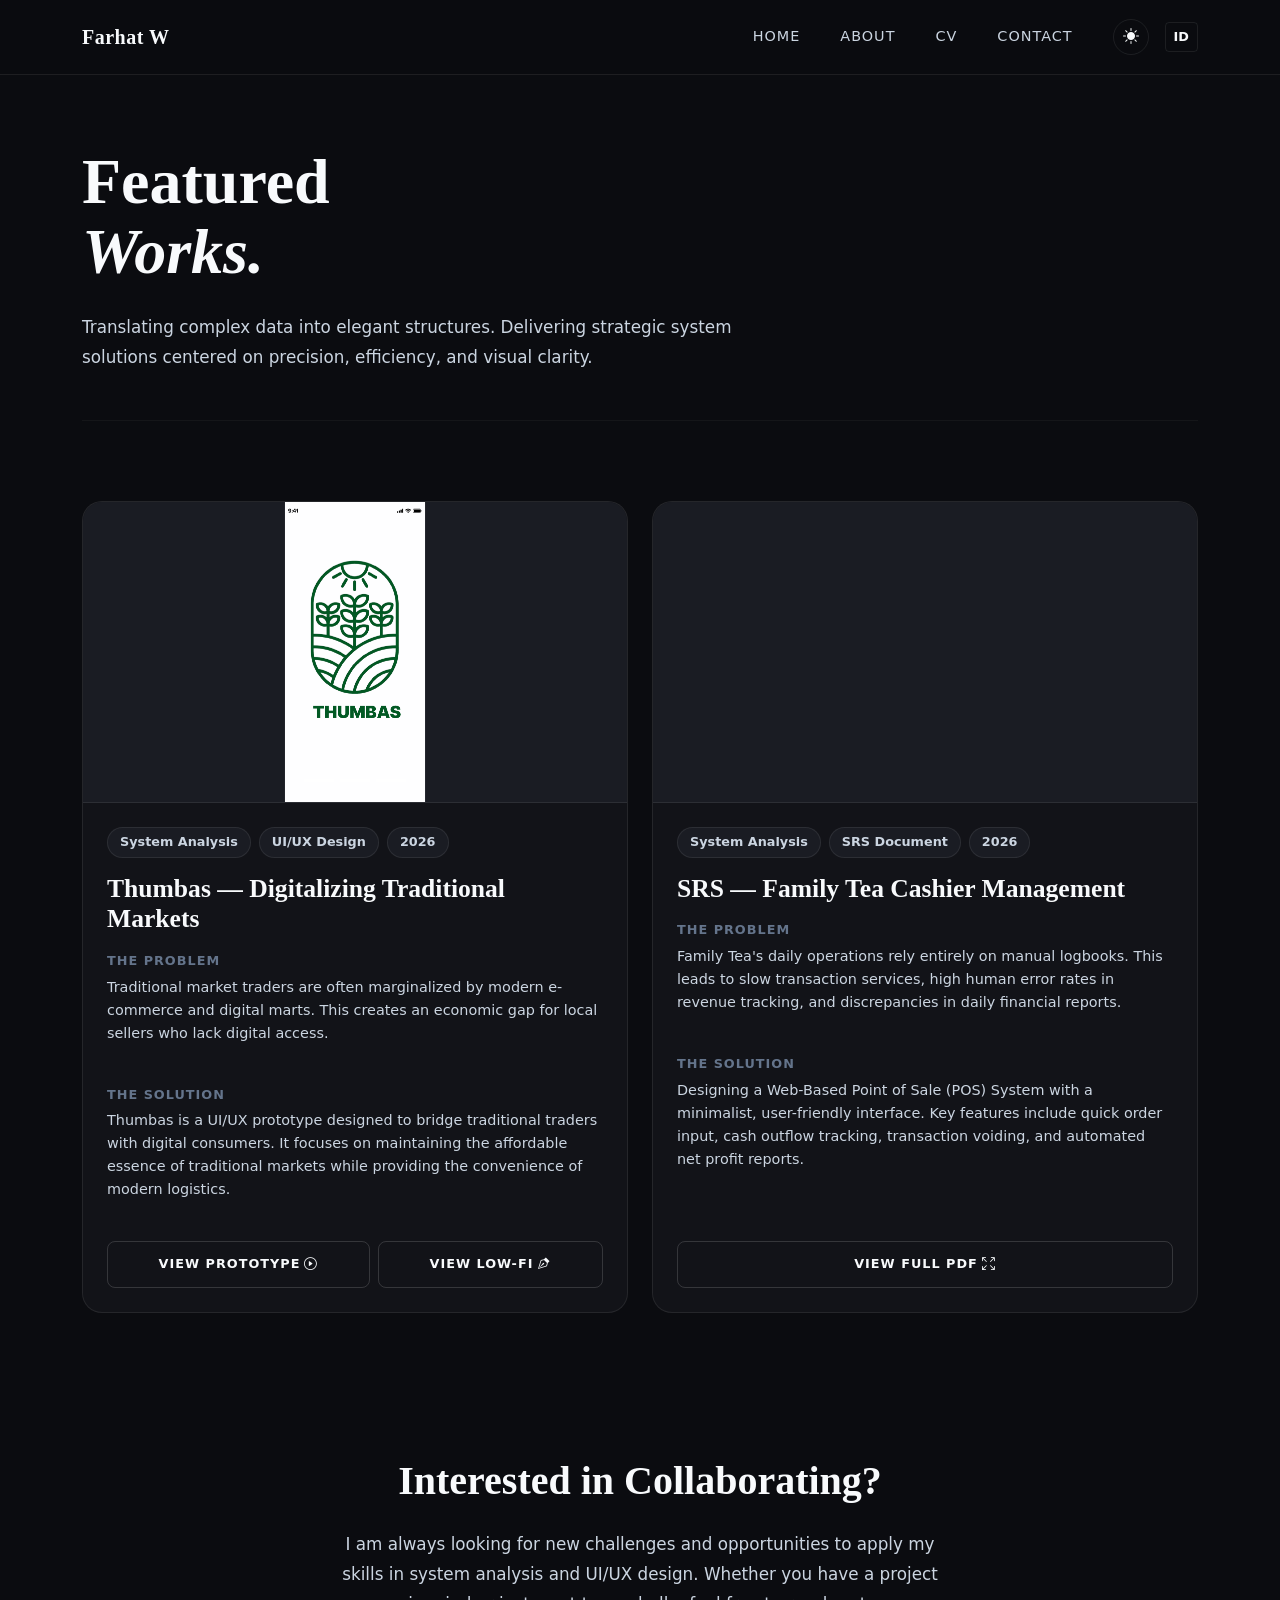
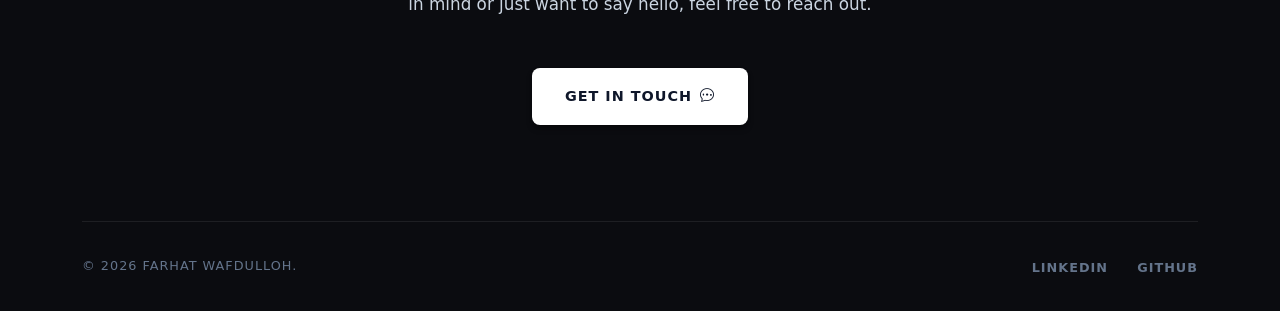
<file: portfolio.html>
<!DOCTYPE html>
<html lang="en">
<head>
    <meta charset="UTF-8">
    <meta name="viewport" content="width=device-width, initial-scale=1.0">
    <title>Portfolio - Farhat Wafdulloh</title>
    <link rel="icon" type="image/png" href="foto/llogo.png">
    
    <!-- Fonts -->
    <link rel="preconnect" href="https://fonts.googleapis.com">
    <link rel="preconnect" href="https://fonts.gstatic.com" crossorigin>
    
    <!-- Bootstrap CSS -->
    <link href="https://cdn.jsdelivr.net/npm/bootstrap@5.3.0/dist/css/bootstrap.min.css" rel="stylesheet">
    <!-- Bootstrap Icons -->
    <link rel="stylesheet" href="https://cdn.jsdelivr.net/npm/bootstrap-icons@1.11.1/font/bootstrap-icons.css">
    
    <!-- Custom CSS -->
    <link rel="stylesheet" href="main.css">
</head>
<body>

    <!-- NAVBAR -->
    <nav class="navbar navbar-expand-lg sticky-top">
        <div class="container">
            <a class="navbar-brand" href="index.html">Farhat W</a>
            
            <div class="d-flex align-items-center d-lg-none gap-3">
                <div class="nav-actions">
                    <button class="btn-icon" id="theme-toggle-mobile" aria-label="Toggle Theme">
                        <i id="theme-icon-mobile" class="bi bi-moon-fill"></i>
                    </button>
                    <div class="lang-switch" id="lang-toggle-mobile">ID</div>
                </div>
                <button class="navbar-toggler" type="button" data-bs-toggle="collapse" data-bs-target="#navbarNav" aria-controls="navbarNav" aria-expanded="false" aria-label="Toggle navigation">
                    <span class="navbar-toggler-icon"></span>
                </button>
            </div>

            <div class="collapse navbar-collapse justify-content-end" id="navbarNav">
                <ul class="navbar-nav gap-4 align-items-lg-center">
                    <li class="nav-item">
                        <a class="nav-link" href="index.html" data-i18n="nav.home">Home</a>
                    </li>
                    <li class="nav-item">
                        <a class="nav-link" href="about.html" data-i18n="nav.about">About</a>
                    </li>
                    <li class="nav-item">
                        <a class="nav-link" href="cv.html" data-i18n="nav.cv">CV</a>
                    </li>
                    <li class="nav-item">
                        <a class="nav-link" href="contact.html" data-i18n="nav.contact">Contact</a>
                    </li>
                    <li class="nav-item d-none d-lg-flex align-items-center gap-3 ms-lg-2">
                        <button class="btn-icon" id="theme-toggle" aria-label="Toggle Theme">
                            <i id="theme-icon" class="bi bi-moon-fill"></i>
                        </button>
                        <div class="lang-switch" id="lang-toggle">ID</div>
                    </li>
                </ul>
            </div>
        </div>
    </nav>

    <main class="container mt-5 pt-4 mb-5 pb-5">
        <!-- HEADER -->
        <div class="row mb-5 pb-3 reveal">
            <div class="col-12">
                <h1 class="contact-title" data-i18n="port.title">Featured<br><em>Works.</em></h1>
                <p class="editorial-text mt-4" style="max-width: 650px;" data-i18n="port.desc">
                    Translating complex data into elegant structures. Delivering strategic system solutions centered on precision, efficiency, and visual clarity.
                </p>
                <hr class="mt-5" style="border-color: var(--border-strong);">
            </div>
        </div>

        <!-- PORTFOLIO GRID -->
        <div class="row g-4 mb-5 pb-5">
            <!-- PROJECT 1: THUMBAS -->
            <div class="col-md-6 reveal" style="transition-delay: 0.1s;">
                <div class="project-card">
                    <div class="project-img-box border-bottom" style="border-color: var(--border-color) !important;">
                        <div id="thumbasCarousel" class="carousel slide" data-bs-ride="carousel" data-bs-interval="3000">
                            <div class="carousel-inner" style="height: 300px;">
                                <div class="carousel-item active h-100">
                                    <img src="foto/thumbas 1.png" class="d-block mx-auto h-100" style="width: auto; object-fit: contain;" alt="Thumbas 1">
                                </div>
                                <div class="carousel-item h-100">
                                    <img src="foto/thumbas 2.png" class="d-block mx-auto h-100" style="width: auto; object-fit: contain;" alt="Thumbas 2">
                                </div>
                                <div class="carousel-item h-100">
                                    <img src="foto/thumbas 3.png" class="d-block mx-auto h-100" style="width: auto; object-fit: contain;" alt="Thumbas 3">
                                </div>
                            </div>
                            <div class="carousel-indicators mb-0" style="bottom: 10px;">
                                <button type="button" data-bs-target="#thumbasCarousel" data-bs-slide-to="0" class="active" aria-current="true"></button>
                                <button type="button" data-bs-target="#thumbasCarousel" data-bs-slide-to="1"></button>
                                <button type="button" data-bs-target="#thumbasCarousel" data-bs-slide-to="2"></button>
                            </div>
                        </div>
                    </div>
                    <div class="card-body p-4 d-flex flex-column flex-grow-1">
                        <div class="project-badges">
                            <span class="portofolio-badge">System Analysis</span>
                            <span class="portofolio-badge">UI/UX Design</span>
                            <span class="portofolio-badge">2026</span>
                        </div>
                        <h4 class="project-title" data-i18n="port.p1.title">Thumbas — Digitalizing Traditional Markets</h4>
                        
                        <div class="project-desc-section">
                            <p class="project-desc-label" data-i18n="port.p1.problem">THE PROBLEM</p>
                            <p class="project-desc-text" data-i18n="port.p1.p_desc">Traditional market traders are often marginalized by modern e-commerce and digital marts. This creates an economic gap for local sellers who lack digital access.</p>
                        </div>
                        
                        <div class="project-desc-section flex-grow-1">
                            <p class="project-desc-label" data-i18n="port.p1.solution">THE SOLUTION</p>
                            <p class="project-desc-text" data-i18n="port.p1.s_desc">Thumbas is a UI/UX prototype designed to bridge traditional traders with digital consumers. It focuses on maintaining the affordable essence of traditional markets while providing the convenience of modern logistics.</p>
                        </div>
                        
                        <div class="d-flex flex-wrap gap-2 mt-auto">
                            <a href="https://www.figma.com/proto/EBsBigvTx83GeM07Jribnu/Thumbas?node-id=170-263&starting-point-node-id=170%3A263&t=tPfBmUX5jQ2F1t6T-1" target="_blank" class="btn-outline flex-grow-1 text-center" style="font-size: var(--text-xs); padding: 0.75rem 1rem;" data-i18n="port.p1.btn1">
                                VIEW PROTOTYPE <i class="bi bi-play-circle ms-1"></i>
                            </a>
                            <a href="https://www.figma.com/design/EBsBigvTx83GeM07Jribnu/Thumbas?node-id=0-1&t=kuDMEe0ImmSAuEG3-1" target="_blank" class="btn-outline flex-grow-1 text-center" style="font-size: var(--text-xs); padding: 0.75rem 1rem;" data-i18n="port.p1.btn2">
                                VIEW LOW-FI <i class="bi bi-vector-pen ms-1"></i>
                            </a>
                        </div>
                    </div>
                </div>
            </div>

            <!-- PROJECT 2: SRS FAMILY TEA -->
            <div class="col-md-6 reveal" style="transition-delay: 0.2s;">
                <div class="project-card">
                    <div class="project-img-box border-bottom" style="border-color: var(--border-color) !important; background-color: var(--bg-tertiary);">
                        <!-- Added a slight overlay/styling so it fits the theme better -->
                        <iframe src="document/Proyek_AKPL_2026_Lita_Farhat.pdf#toolbar=0&navpanes=0&scrollbar=0&view=FitH" style="border: none; width: 100%; height: 300px; display: block;" scrolling="no" title="SRS Document"></iframe>
                    </div>
                    <div class="card-body p-4 d-flex flex-column flex-grow-1">
                        <div class="project-badges">
                            <span class="portofolio-badge">System Analysis</span>
                            <span class="portofolio-badge">SRS Document</span>
                            <span class="portofolio-badge">2026</span>
                        </div>
                        <h4 class="project-title" data-i18n="port.p2.title">SRS — Family Tea Cashier Management</h4>
                        
                        <div class="project-desc-section">
                            <p class="project-desc-label" data-i18n="port.p2.problem">THE PROBLEM</p>
                            <p class="project-desc-text" data-i18n="port.p2.p_desc">Family Tea's daily operations rely entirely on manual logbooks. This leads to slow transaction services, high human error rates in revenue tracking, and discrepancies in daily financial reports.</p>
                        </div>
                        
                        <div class="project-desc-section flex-grow-1">
                            <p class="project-desc-label" data-i18n="port.p2.solution">THE SOLUTION</p>
                            <p class="project-desc-text" data-i18n="port.p2.s_desc">Designing a Web-Based Point of Sale (POS) System with a minimalist, user-friendly interface. Key features include quick order input, cash outflow tracking, transaction voiding, and automated net profit reports.</p>
                        </div>
                        
                        <div class="d-flex flex-wrap gap-2 mt-auto">
                            <a href="document/Proyek_AKPL_2026_Lita_Farhat.pdf" target="_blank" class="btn-outline flex-grow-1 text-center" style="font-size: var(--text-xs); padding: 0.75rem 1rem;" data-i18n="port.p2.btn">
                                VIEW FULL PDF <i class="bi bi-arrows-fullscreen ms-1"></i>
                            </a>
                        </div>
                    </div>
                </div>
            </div>
        </div>

        <!-- CALL TO ACTION -->
        <div class="row mt-5 pt-5 reveal">
            <div class="col-12 text-center">
                <h2 class="editorial-title mb-4" data-i18n="port.collab.title">Interested in Collaborating?</h2>
                <p class="editorial-text mx-auto mb-5" style="max-width: 600px;" data-i18n="port.collab.desc">
                    I am always looking for new challenges and opportunities to apply my skills in system analysis and UI/UX design. Whether you have a project in mind or just want to say hello, feel free to reach out.
                </p>
                <a href="contact.html" class="btn-main" data-i18n="port.collab.btn">GET IN TOUCH <i class="bi bi-chat-dots ms-2"></i></a>
            </div>
        </div>
    </main>

    <!-- FOOTER -->
    <footer class="container mt-5">
        <div class="footer-container reveal">
            <span class="copyright" data-i18n="footer.copy">&copy; 2026 FARHAT WAFDULLOH.</span>
            <div class="footer-links">
                <a href="https://www.linkedin.com/in/farhat-wafdulloh-b37037335" target="_blank" rel="noopener noreferrer">LINKEDIN</a>
                <a href="https://github.com/farhtwfdlloh" target="_blank" rel="noopener noreferrer">GITHUB</a>
            </div>
        </div>
    </footer>

    <!-- Scripts -->
    <script src="https://cdn.jsdelivr.net/npm/bootstrap@5.3.0/dist/js/bootstrap.bundle.min.js"></script>
    <script src="translations.js"></script>
    <script src="script.js"></script>
    
    <script>
        document.addEventListener('DOMContentLoaded', () => {
            const themeToggleMobile = document.getElementById('theme-toggle-mobile');
            const langToggleMobile = document.getElementById('lang-toggle-mobile');
            const themeToggleDesktop = document.getElementById('theme-toggle');
            const langToggleDesktop = document.getElementById('lang-toggle');
            
            if(themeToggleMobile && themeToggleDesktop) {
                themeToggleMobile.addEventListener('click', () => themeToggleDesktop.click());
            }
            if(langToggleMobile && langToggleDesktop) {
                langToggleMobile.addEventListener('click', () => langToggleDesktop.click());
                
                setInterval(() => {
                    langToggleMobile.textContent = langToggleDesktop.textContent;
                    const iconMobile = document.getElementById('theme-icon-mobile');
                    const iconDesktop = document.getElementById('theme-icon');
                    if(iconMobile && iconDesktop) {
                        iconMobile.className = iconDesktop.className;
                    }
                }, 100);
            }
        });
    </script>
</body>
</html>
</file>
<file: main.css>
/* ==========================================================================
   GLOBAL VARIABLES & THEME SYSTEM
   ========================================================================== */
:root {
  /* Typography */
  --font-main: "Times New Roman", Times, serif;
  --font-sans: system-ui, -apple-system, BlinkMacSystemFont, 'Segoe UI', Roboto, Oxygen, Ubuntu, Cantarell, 'Open Sans', 'Helvetica Neue', sans-serif;
  
  /* Fluid Typography Clamps */
  --text-xs: clamp(0.7rem, 0.65rem + 0.25vw, 0.8rem);
  --text-sm: clamp(0.8rem, 0.75rem + 0.25vw, 0.9rem);
  --text-base: clamp(0.95rem, 0.9rem + 0.25vw, 1.05rem);
  --text-lg: clamp(1.1rem, 1rem + 0.5vw, 1.25rem);
  --text-xl: clamp(1.3rem, 1.2rem + 1vw, 1.6rem);
  --text-2xl: clamp(1.8rem, 1.5rem + 1.5vw, 2.5rem);
  --text-3xl: clamp(2.5rem, 2rem + 3vw, 4rem);

  /* Light Theme (Default fallback but we default to dark via JS/CSS if preferred) */
  --bg-primary: #ffffff;
  --bg-secondary: #f8fafc;
  --bg-tertiary: #f1f5f9;
  --bg-nav: rgba(255, 255, 255, 0.7);
  
  --text-primary: #0f172a;
  --text-secondary: #475569;
  --text-muted: #94a3b8;
  
  --border-color: rgba(0, 0, 0, 0.1);
  --border-strong: rgba(0, 0, 0, 0.2);
  
  --accent: #0f172a;
  --accent-hover: #334155;
  --accent-text: #ffffff;
  
  --shadow-sm: 0 1px 2px 0 rgba(0, 0, 0, 0.05);
  --shadow-md: 0 4px 6px -1px rgba(0, 0, 0, 0.1), 0 2px 4px -1px rgba(0, 0, 0, 0.06);
  --shadow-lg: 0 10px 15px -3px rgba(0, 0, 0, 0.1), 0 4px 6px -2px rgba(0, 0, 0, 0.05);
  
  --card-bg: rgba(255, 255, 255, 0.8);
  --card-hover: rgba(255, 255, 255, 1);
  
  --filter-grayscale: 100%;
  --filter-grayscale-hover: 0%;
  --hero-bg-gradient: linear-gradient(to right, var(--bg-primary) 30%, transparent 70%);
  --hero-bg-gradient-mobile: linear-gradient(to bottom, var(--bg-primary) 10%, rgba(255,255,255,0.8) 50%, transparent 100%);
}

[data-theme="dark"] {
  --bg-primary: #0b0c10;
  --bg-secondary: #121318;
  --bg-tertiary: #1a1c23;
  --bg-nav: rgba(11, 12, 16, 0.6);
  
  --text-primary: #f8fafc;
  --text-secondary: #cbd5e1;
  --text-muted: #64748b;
  
  --border-color: rgba(255, 255, 255, 0.08);
  --border-strong: rgba(255, 255, 255, 0.15);
  
  --accent: #ffffff;
  --accent-hover: #e2e8f0;
  --accent-text: #0f172a;
  
  --shadow-sm: 0 1px 2px 0 rgba(0, 0, 0, 0.3);
  --shadow-md: 0 4px 6px -1px rgba(0, 0, 0, 0.4), 0 2px 4px -1px rgba(0, 0, 0, 0.2);
  --shadow-lg: 0 10px 25px -3px rgba(0, 0, 0, 0.5), 0 4px 10px -2px rgba(0, 0, 0, 0.3);
  
  --card-bg: rgba(18, 19, 24, 0.6);
  --card-hover: rgba(26, 28, 35, 0.9);

  --filter-grayscale: 0%;
  --filter-grayscale-hover: 100%;
  --hero-bg-gradient: linear-gradient(to right, var(--bg-primary) 30%, transparent 70%);
  --hero-bg-gradient-mobile: linear-gradient(to bottom, var(--bg-primary) 10%, rgba(11, 12, 16, 0.8) 50%, transparent 100%);
}

/* ==========================================================================
   RESET & BASE STYLES
   ========================================================================== */
*, *::before, *::after {
  box-sizing: border-box;
  margin: 0;
  padding: 0;
}

html {
  scroll-behavior: smooth;
  scroll-padding-top: 100px;
}

body {
  font-family: var(--font-sans);
  background-color: var(--bg-primary);
  color: var(--text-primary);
  transition: background-color 0.4s ease, color 0.4s ease;
  line-height: 1.6;
  overflow-x: hidden;
  -ms-overflow-style: none;
  scrollbar-width: none;
}

body::-webkit-scrollbar {
  display: none;
}

h1, h2, h3, h4, h5, h6, .font-serif {
  font-family: var(--font-main);
  font-weight: 700;
  color: var(--text-primary);
  line-height: 1.2;
}

a {
  color: var(--text-primary);
  text-decoration: none;
  transition: all 0.3s ease;
}

/* ==========================================================================
   NAVBAR
   ========================================================================== */
.navbar {
  background-color: var(--bg-nav) !important;
  backdrop-filter: blur(16px);
  -webkit-backdrop-filter: blur(16px);
  border-bottom: 1px solid var(--border-color);
  transition: all 0.4s ease;
  padding-top: 1rem !important;
  padding-bottom: 1rem !important;
}

.navbar.scrolled {
  padding-top: 0.75rem !important;
  padding-bottom: 0.75rem !important;
  box-shadow: var(--shadow-sm);
}

.navbar-brand {
  font-family: var(--font-main);
  font-size: 1.25rem;
  font-weight: 700 !important;
  letter-spacing: 0.5px;
  color: var(--text-primary) !important;
}

.nav-link {
  font-family: var(--font-sans);
  font-size: var(--text-sm);
  letter-spacing: 1px;
  font-weight: 500;
  color: var(--text-secondary) !important;
  text-transform: uppercase;
  position: relative;
  transition: color 0.3s ease;
}

.nav-link::after {
  content: '';
  position: absolute;
  width: 0;
  height: 2px;
  bottom: 0;
  left: 50%;
  background-color: var(--text-primary);
  transition: all 0.3s ease;
  transform: translateX(-50%);
}

.nav-link:hover::after, .nav-link.active::after {
  width: 100%;
}

.nav-link:hover, .nav-link.active {
  color: var(--text-primary) !important;
}

.navbar-toggler {
  border: none;
  color: var(--text-primary);
  padding: 0;
}
.navbar-toggler:focus {
  box-shadow: none;
}
.navbar-toggler-icon {
  background-image: none !important;
  display: flex;
  align-items: center;
  justify-content: center;
}
.navbar-toggler-icon::before {
  content: "\f479"; /* Bootstrap list icon */
  font-family: "bootstrap-icons";
  font-size: 1.5rem;
  color: var(--text-primary);
}

.nav-actions {
  display: flex;
  align-items: center;
  gap: 1rem;
}

.btn-icon {
  background: transparent;
  border: 1px solid var(--border-color);
  color: var(--text-primary);
  width: 36px;
  height: 36px;
  border-radius: 50%;
  display: flex;
  align-items: center;
  justify-content: center;
  cursor: pointer;
  transition: all 0.3s ease;
}

.btn-icon:hover {
  background: var(--bg-secondary);
  transform: scale(1.05);
}

.lang-switch {
  font-size: var(--text-xs);
  font-weight: 700;
  cursor: pointer;
  user-select: none;
  padding: 0.25rem 0.5rem;
  border: 1px solid var(--border-color);
  border-radius: 4px;
  transition: all 0.3s ease;
  color: var(--text-primary);
}
.lang-switch:hover {
  background: var(--bg-secondary);
}

/* ==========================================================================
   HERO / BANNER
   ========================================================================== */
.hero-blended-card {
  background-color: var(--bg-secondary);
  border-radius: 20px;
  border: 1px solid var(--border-color);
  min-height: 80vh;
  position: relative;
  display: flex;
  align-items: center;
  padding: 4rem;
  overflow: hidden;
  box-shadow: var(--shadow-lg);
  transition: all 0.4s ease;
}

.hero-img {
  position: absolute;
  top: 0;
  right: 0;
  width: 60%;
  height: 100%;
  object-fit: cover;
  object-position: right top;
  z-index: 1;
  filter: grayscale(var(--filter-grayscale));
  transition: filter 0.8s cubic-bezier(0.4, 0, 0.2, 1), transform 0.8s cubic-bezier(0.4, 0, 0.2, 1);
}

.hero-blended-card:hover .hero-img {
  filter: grayscale(var(--filter-grayscale-hover)) contrast(1.05) brightness(1.05);
  transform: scale(1.03);
}

.hero-overlay {
  position: absolute;
  inset: 0;
  z-index: 2;
  background: var(--hero-bg-gradient);
  pointer-events: none;
}

.hero-content {
  position: relative;
  z-index: 3;
  max-width: 60%;
}

.hero-title {
  font-size: var(--text-3xl);
  font-weight: 900;
  letter-spacing: -1.5px;
  margin-bottom: 1.5rem;
  background: linear-gradient(120deg, var(--text-primary) 0%, var(--text-secondary) 100%);
  -webkit-background-clip: text;
  background-clip: text;
  -webkit-text-fill-color: transparent;
}

.hero-desc {
  font-size: var(--text-lg);
  color: var(--text-secondary);
  max-width: 500px;
  line-height: 1.8;
  margin-bottom: 3rem;
}

/* Buttons */
.btn-main {
  display: inline-flex;
  align-items: center;
  justify-content: center;
  background-color: var(--accent);
  color: var(--accent-text);
  font-family: var(--font-sans);
  font-weight: 600;
  font-size: var(--text-sm);
  padding: 1rem 2rem;
  border-radius: 8px;
  text-transform: uppercase;
  letter-spacing: 1px;
  border: 1px solid transparent;
  transition: all 0.3s cubic-bezier(0.4, 0, 0.2, 1);
  position: relative;
  overflow: hidden;
  box-shadow: var(--shadow-md);
  text-decoration: none;
}

.btn-main::before {
  content: '';
  position: absolute;
  top: 0;
  left: -100%;
  width: 100%;
  height: 100%;
  background: rgba(255,255,255,0.1);
  transition: all 0.4s ease;
}

.btn-main:hover::before {
  left: 0;
}

.btn-main:hover {
  transform: translateY(-2px);
  box-shadow: var(--shadow-lg);
  color: var(--accent-text);
}

.btn-outline {
  display: inline-flex;
  align-items: center;
  justify-content: center;
  background-color: transparent;
  color: var(--text-primary);
  border: 1px solid var(--border-strong);
  font-family: var(--font-sans);
  font-weight: 600;
  font-size: var(--text-sm);
  padding: 0.8rem 1.5rem;
  border-radius: 8px;
  text-transform: uppercase;
  letter-spacing: 1px;
  transition: all 0.3s ease;
  text-decoration: none;
}

.btn-outline:hover {
  background-color: var(--bg-secondary);
  border-color: var(--text-primary);
  transform: translateY(-2px);
  color: var(--text-primary);
}

/* Info Stats */
.info-stats-container {
  display: flex;
  flex-wrap: wrap;
  border: 1px solid var(--border-color);
  border-radius: 12px;
  background: var(--card-bg);
  backdrop-filter: blur(8px);
  padding: 1.5rem;
  gap: 1rem;
}
.stat-item {
  flex: 1;
  min-width: 120px;
  padding: 0 1rem;
  border-right: 1px solid var(--border-color);
}
.stat-item:last-child {
  border-right: none;
}
.stat-label {
  font-size: var(--text-xs);
  font-weight: 700;
  color: var(--text-muted);
  letter-spacing: 1.5px;
  margin-bottom: 0.5rem;
  text-transform: uppercase;
}
.stat-value {
  font-size: var(--text-base);
  font-weight: 600;
  color: var(--text-primary);
}

/* ==========================================================================
   SECTIONS & EDITORIAL LAYOUT (About)
   ========================================================================== */
.editorial-img-container {
  border-radius: 20px;
  overflow: hidden;
  box-shadow: var(--shadow-lg);
  border: 1px solid var(--border-color);
  position: relative;
}
.editorial-img {
  width: 100%;
  height: auto;
  transition: transform 0.8s ease;
}
.editorial-img-container:hover .editorial-img {
  transform: scale(1.05);
}
.editorial-title {
  font-size: var(--text-2xl);
  font-family: var(--font-main);
  font-weight: 700;
  margin-bottom: 1rem;
}
.editorial-title em {
  font-style: italic;
  font-weight: 400;
  color: var(--text-secondary);
}
.editorial-subtitle {
  font-size: var(--text-sm);
  font-family: var(--font-sans);
  font-weight: 500;
  color: var(--text-secondary);
  display: flex;
  flex-wrap: wrap;
  gap: 0.5rem;
  align-items: center;
  margin-bottom: 2rem;
  text-transform: uppercase;
  letter-spacing: 1px;
}
.divider {
  color: var(--text-muted);
}
.editorial-text {
  font-size: var(--text-base);
  color: var(--text-secondary);
  line-height: 1.8;
}
.editorial-text p {
  margin-bottom: 1.5rem;
}

/* ==========================================================================
   TIMELINE (About & CV)
   ========================================================================== */
.timeline-custom {
  position: relative;
  border-left: 2px solid var(--border-color);
  padding-left: 2rem;
  margin-left: 1rem;
}
.timeline-row {
  position: relative;
  margin-bottom: 2.5rem;
}
.timeline-row::before {
  content: '';
  position: absolute;
  left: -2.4rem;
  top: 0.25rem;
  width: 14px;
  height: 14px;
  border-radius: 50%;
  background: var(--bg-primary);
  border: 2px solid var(--text-primary);
  transition: all 0.3s ease;
}
.timeline-row:hover::before {
  background: var(--text-primary);
  box-shadow: 0 0 0 4px var(--border-strong);
}
.timeline-year {
  font-size: var(--text-sm);
  font-weight: 700;
  color: var(--text-primary);
  margin-bottom: 0.5rem;
}
.timeline-content h4 {
  font-size: var(--text-lg);
  font-weight: 700;
  color: var(--text-primary);
  margin-bottom: 0.5rem;
}
.timeline-company {
  font-size: var(--text-sm);
  font-weight: 600;
  color: var(--text-muted);
  margin-bottom: 1rem;
}
.timeline-list {
  color: var(--text-secondary);
  font-size: var(--text-base);
  line-height: 1.7;
  list-style-type: disc;
  padding-left: 1rem;
}

/* ==========================================================================
   SKILL CARDS / BADGES
   ========================================================================== */
.skill-box {
  background: var(--bg-secondary);
  border: 1px solid var(--border-color);
  border-radius: 16px;
  padding: 2rem;
  transition: all 0.4s ease;
  height: 100%;
}
.skill-box:hover {
  transform: translateY(-5px);
  background: var(--card-hover);
  box-shadow: var(--shadow-md);
  border-color: var(--border-strong);
}
.skill-box .icon-fill {
  display: none;
}
.skill-box:hover .icon-outline {
  display: none;
}
.skill-box:hover .icon-fill {
  display: inline-block;
  animation: popIn 0.3s ease;
}

.cv-badge-group {
  display: flex;
  flex-wrap: wrap;
  gap: 0.75rem;
}
.cv-badge-box {
  padding: 0.5rem 1rem;
  background: var(--bg-tertiary);
  border: 1px solid var(--border-color);
  border-radius: 30px;
  font-size: var(--text-sm);
  color: var(--text-secondary);
  font-weight: 500;
  transition: all 0.3s ease;
}
.cv-badge-box:hover {
  background: var(--text-primary);
  color: var(--bg-primary);
}

/* ==========================================================================
   PORTFOLIO CARDS
   ========================================================================== */
.project-card {
  background: var(--bg-secondary);
  border: 1px solid var(--border-color);
  border-radius: 20px;
  overflow: hidden;
  transition: all 0.4s cubic-bezier(0.175, 0.885, 0.32, 1.275);
  display: flex;
  flex-direction: column;
  height: 100%;
}
.project-card:hover {
  transform: translateY(-10px);
  box-shadow: var(--shadow-lg);
  border-color: var(--border-strong);
}
.project-img-box {
  background-color: var(--bg-tertiary);
  position: relative;
  overflow: hidden;
}
.project-img-box img {
  width: 100%;
  height: 300px;
  object-fit: cover;
  transition: transform 0.6s ease;
}
.project-card:hover .project-img-box img {
  transform: scale(1.05);
}
.project-badges {
  display: flex;
  flex-wrap: wrap;
  gap: 0.5rem;
  margin-bottom: 1rem;
}
.portofolio-badge {
  font-size: var(--text-xs);
  padding: 0.25rem 0.75rem;
  border-radius: 20px;
  background: var(--bg-tertiary);
  color: var(--text-secondary);
  font-weight: 600;
  border: 1px solid var(--border-color);
}
.project-title {
  font-size: var(--text-xl);
  font-family: var(--font-main);
  margin-bottom: 1rem;
  color: var(--text-primary);
}
.project-desc-section {
  margin-bottom: 1.5rem;
}
.project-desc-label {
  font-size: var(--text-xs);
  font-weight: 700;
  color: var(--text-muted);
  letter-spacing: 1px;
  margin-bottom: 0.25rem;
}
.project-desc-text {
  font-size: var(--text-sm);
  color: var(--text-secondary);
  line-height: 1.6;
}

/* ==========================================================================
   CONTACT FORM
   ========================================================================== */
.contact-title {
  font-size: var(--text-3xl);
  font-family: var(--font-main);
  font-weight: 700;
  line-height: 1.1;
}
.contact-card {
  background: var(--bg-secondary);
  border: 1px solid var(--border-color);
  border-radius: 20px;
  padding: 3rem;
  box-shadow: var(--shadow-md);
}
.form-control-custom {
  width: 100%;
  padding: 1rem 1.25rem;
  background: var(--bg-tertiary);
  border: 1px solid var(--border-color);
  border-radius: 8px;
  color: var(--text-primary);
  font-size: var(--text-base);
  font-family: var(--font-sans);
  transition: all 0.3s ease;
}
.form-control-custom:focus {
  outline: none;
  border-color: var(--text-primary);
  box-shadow: 0 0 0 3px rgba(128, 128, 128, 0.1);
}
.form-control-custom::placeholder {
  color: var(--text-muted);
}
.input-label {
  display: block;
  font-size: var(--text-xs);
  font-weight: 700;
  color: var(--text-muted);
  letter-spacing: 1px;
  margin-bottom: 0.5rem;
}
.social-link-item {
  width: 48px;
  height: 48px;
  border-radius: 50%;
  background: var(--bg-secondary);
  border: 1px solid var(--border-color);
  display: flex;
  align-items: center;
  justify-content: center;
  transition: all 0.3s ease;
  color: var(--text-primary);
}
.social-link-item:hover {
  background: var(--text-primary);
  color: var(--bg-primary);
  transform: translateY(-3px);
}

/* Status Messages */
#form-status {
  display: none;
  padding: 1rem;
  border-radius: 8px;
  margin-top: 1rem;
  font-size: var(--text-sm);
  font-weight: 500;
  text-align: center;
}
.status-success {
  background-color: rgba(16, 185, 129, 0.1);
  color: #10b981;
  border: 1px solid rgba(16, 185, 129, 0.2);
}
.status-error {
  background-color: rgba(239, 68, 68, 0.1);
  color: #ef4444;
  border: 1px solid rgba(239, 68, 68, 0.2);
}
.spinner-border {
  display: none;
  width: 1rem;
  height: 1rem;
  margin-left: 0.5rem;
}

/* ==========================================================================
   FOOTER
   ========================================================================== */
.footer-container {
  border-top: 1px solid var(--border-color);
  padding: 2rem 0;
  display: flex;
  flex-direction: column;
  gap: 1rem;
  align-items: center;
}
@media (min-width: 768px) {
  .footer-container {
    flex-direction: row;
    justify-content: space-between;
  }
}
.copyright {
  font-size: var(--text-xs);
  color: var(--text-muted);
  letter-spacing: 1px;
}
.footer-links a {
  font-size: var(--text-xs);
  color: var(--text-muted);
  letter-spacing: 1px;
  margin-left: 1.5rem;
  font-weight: 600;
}
.footer-links a:hover {
  color: var(--text-primary);
}

/* ==========================================================================
   ANIMATIONS & UTILITIES
   ========================================================================== */
.reveal {
  opacity: 0;
  transform: translateY(30px);
  transition: all 0.8s cubic-bezier(0.5, 0, 0, 1);
}
.reveal.active {
  opacity: 1;
  transform: translateY(0);
}
.reveal-blur {
  opacity: 0;
  filter: blur(10px);
  transform: scale(0.95);
  transition: all 1s cubic-bezier(0.5, 0, 0, 1);
}
.reveal-blur.active {
  opacity: 1;
  filter: blur(0);
  transform: scale(1);
}

@keyframes popIn {
  0% { transform: scale(0.5); opacity: 0; }
  100% { transform: scale(1); opacity: 1; }
}

/* ==========================================================================
   RESPONSIVE
   ========================================================================== */
@media (max-width: 991px) {
  .hero-content {
    max-width: 100%;
  }
  .hero-img {
    width: 100%;
    opacity: 0.4;
  }
}
@media (max-width: 768px) {
  .hero-blended-card {
    padding: 2rem 1.5rem;
    min-height: 70vh;
    align-items: flex-end;
  }
  .hero-overlay {
    background: var(--hero-bg-gradient-mobile);
  }
  .hero-content {
    margin-bottom: 2rem;
  }
  .info-stats-container {
    flex-direction: column;
  }
  .stat-item {
    border-right: none;
    border-bottom: 1px solid var(--border-color);
    padding: 1rem 0;
  }
  .stat-item:last-child {
    border-bottom: none;
  }
  .contact-card {
    padding: 2rem 1.5rem;
  }
}
</file>
